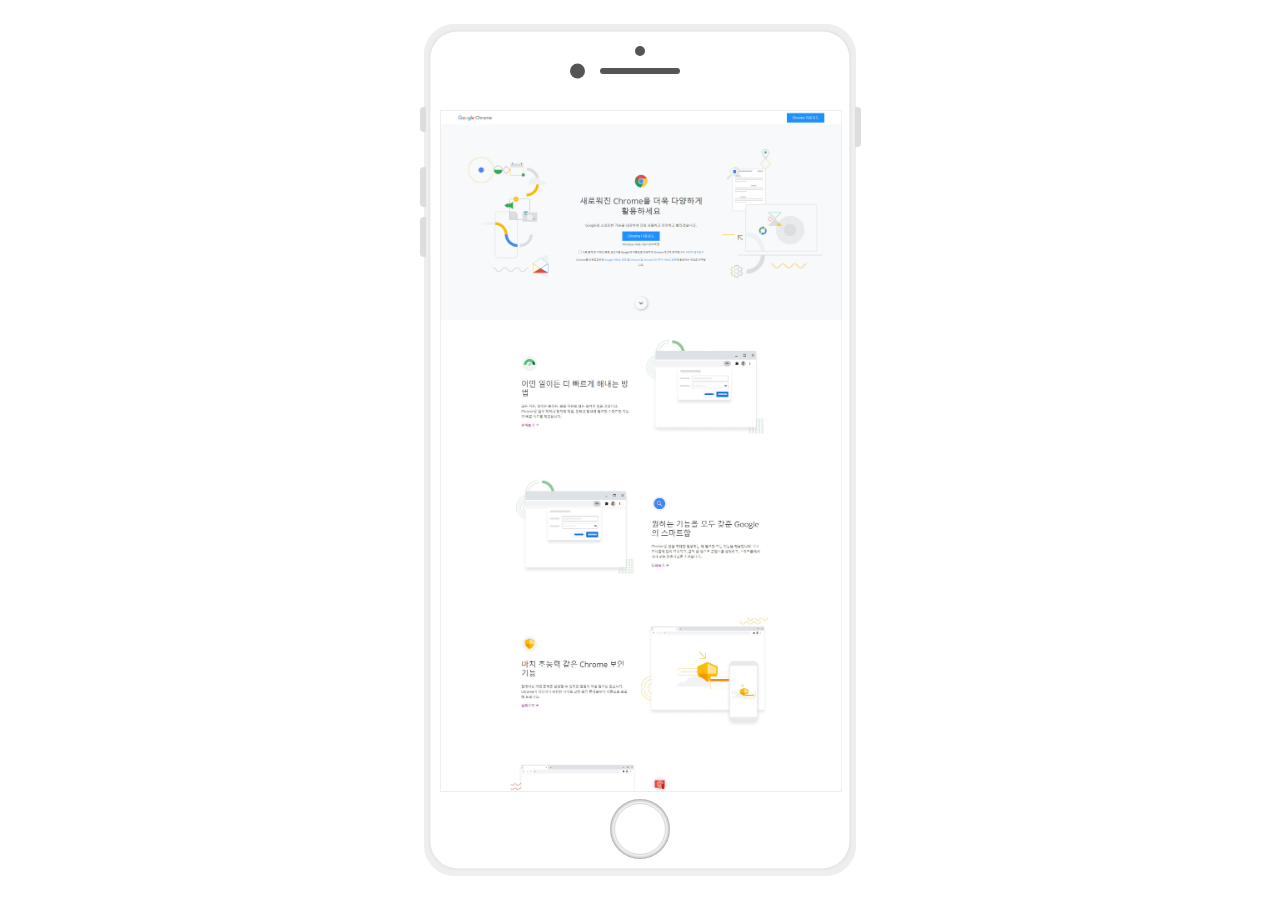
<file: html/web-portfolio-01-mobile.html>
<!DOCTYPE html>
<html lang="ko">
<head>
  <meta charset="UTF-8">
  <title>Mobile Mockup - web-portfolio-01</title>
  <link rel="stylesheet" href="mobile-mockup.css">
</head>
<body>
 
  <!-- Mockup Start -->
  <div class="mockup">
    <div class="mobile-mockup">
      <!-- Content Here -->
      <div class="iframe-url">
        <iframe src="web-portfolio-01.html" frameborder="0"></iframe>
      </div>
      <!-- Content Here -->
      <div class="home-btn"></div>
      <div class="camera">
        <span></span>
        <span></span>
        <span></span>
      </div>
      <div class="volume">
        <span></span>
        <span></span>
        <span></span>
      </div>
      <div class="power">
        <span></span>
      </div>
    </div>
  </div>
  <!-- Mockup End -->
  
</body>
</html>
</file>
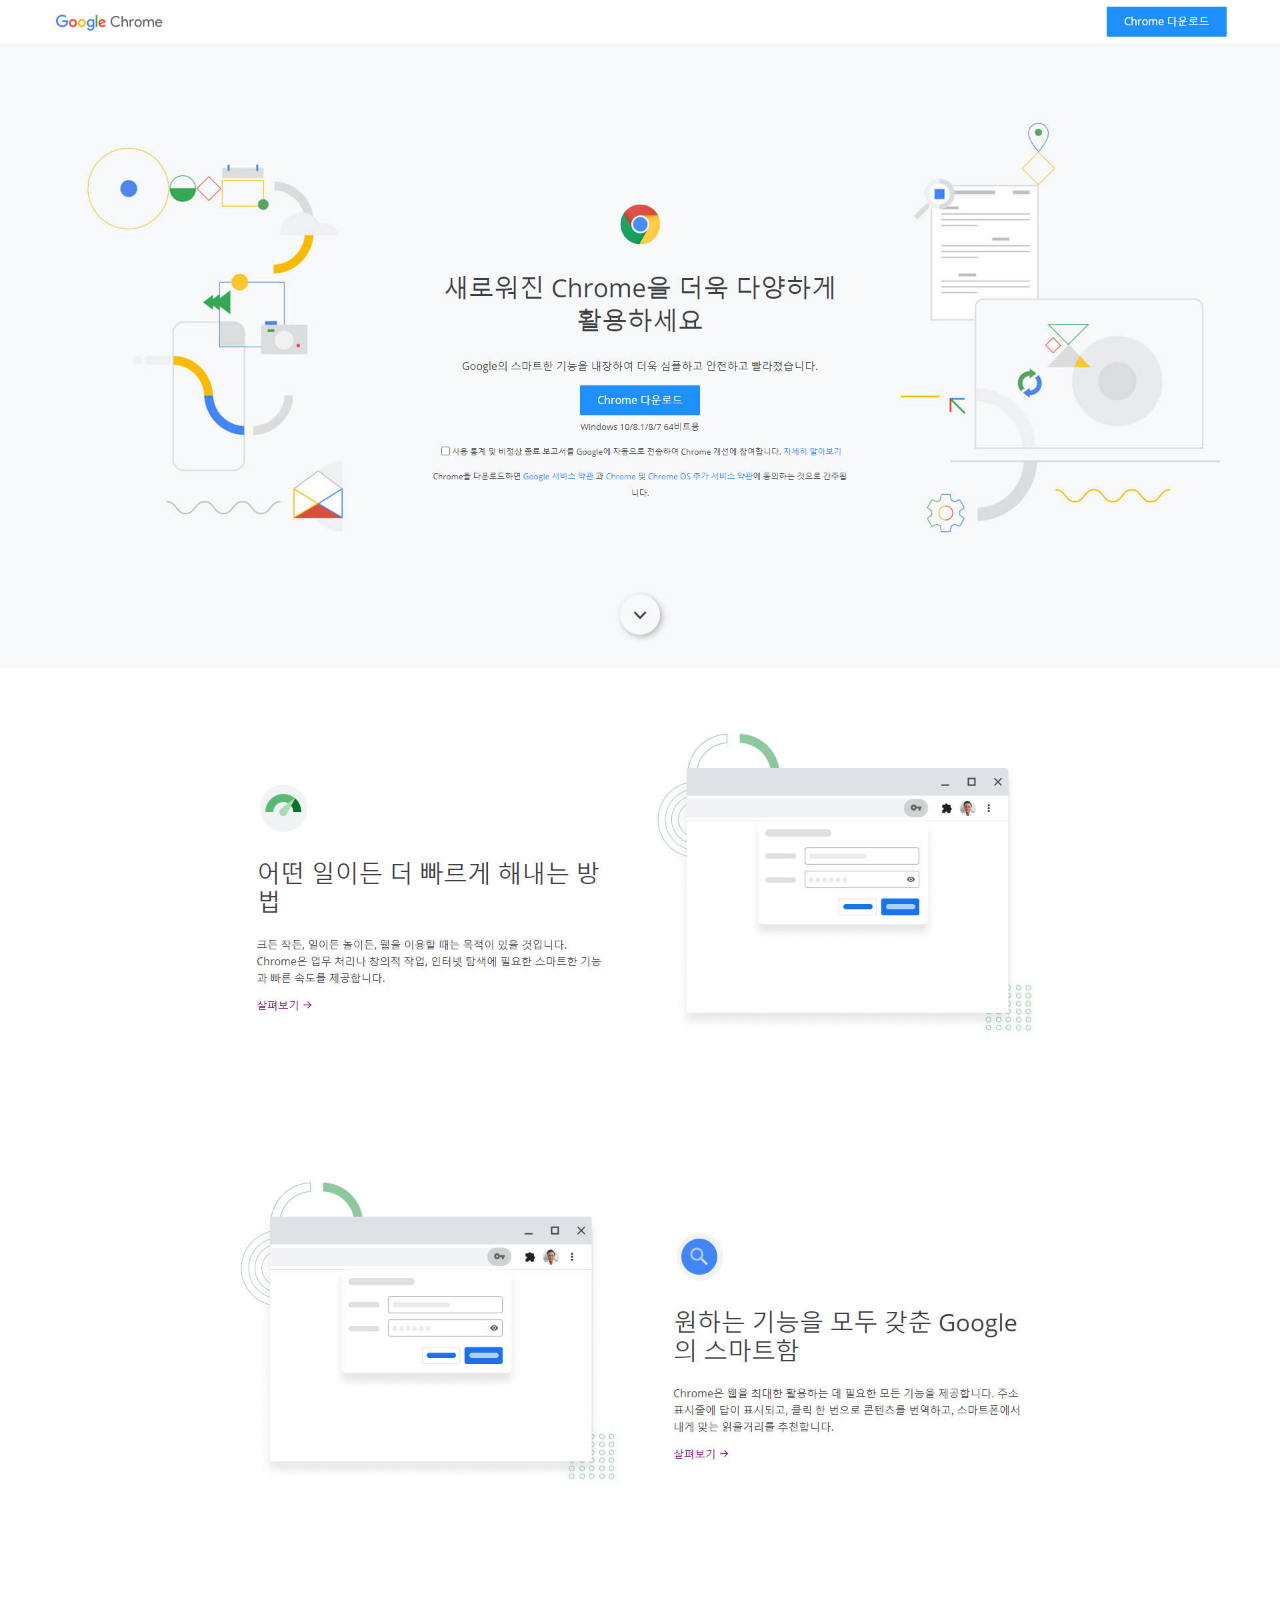
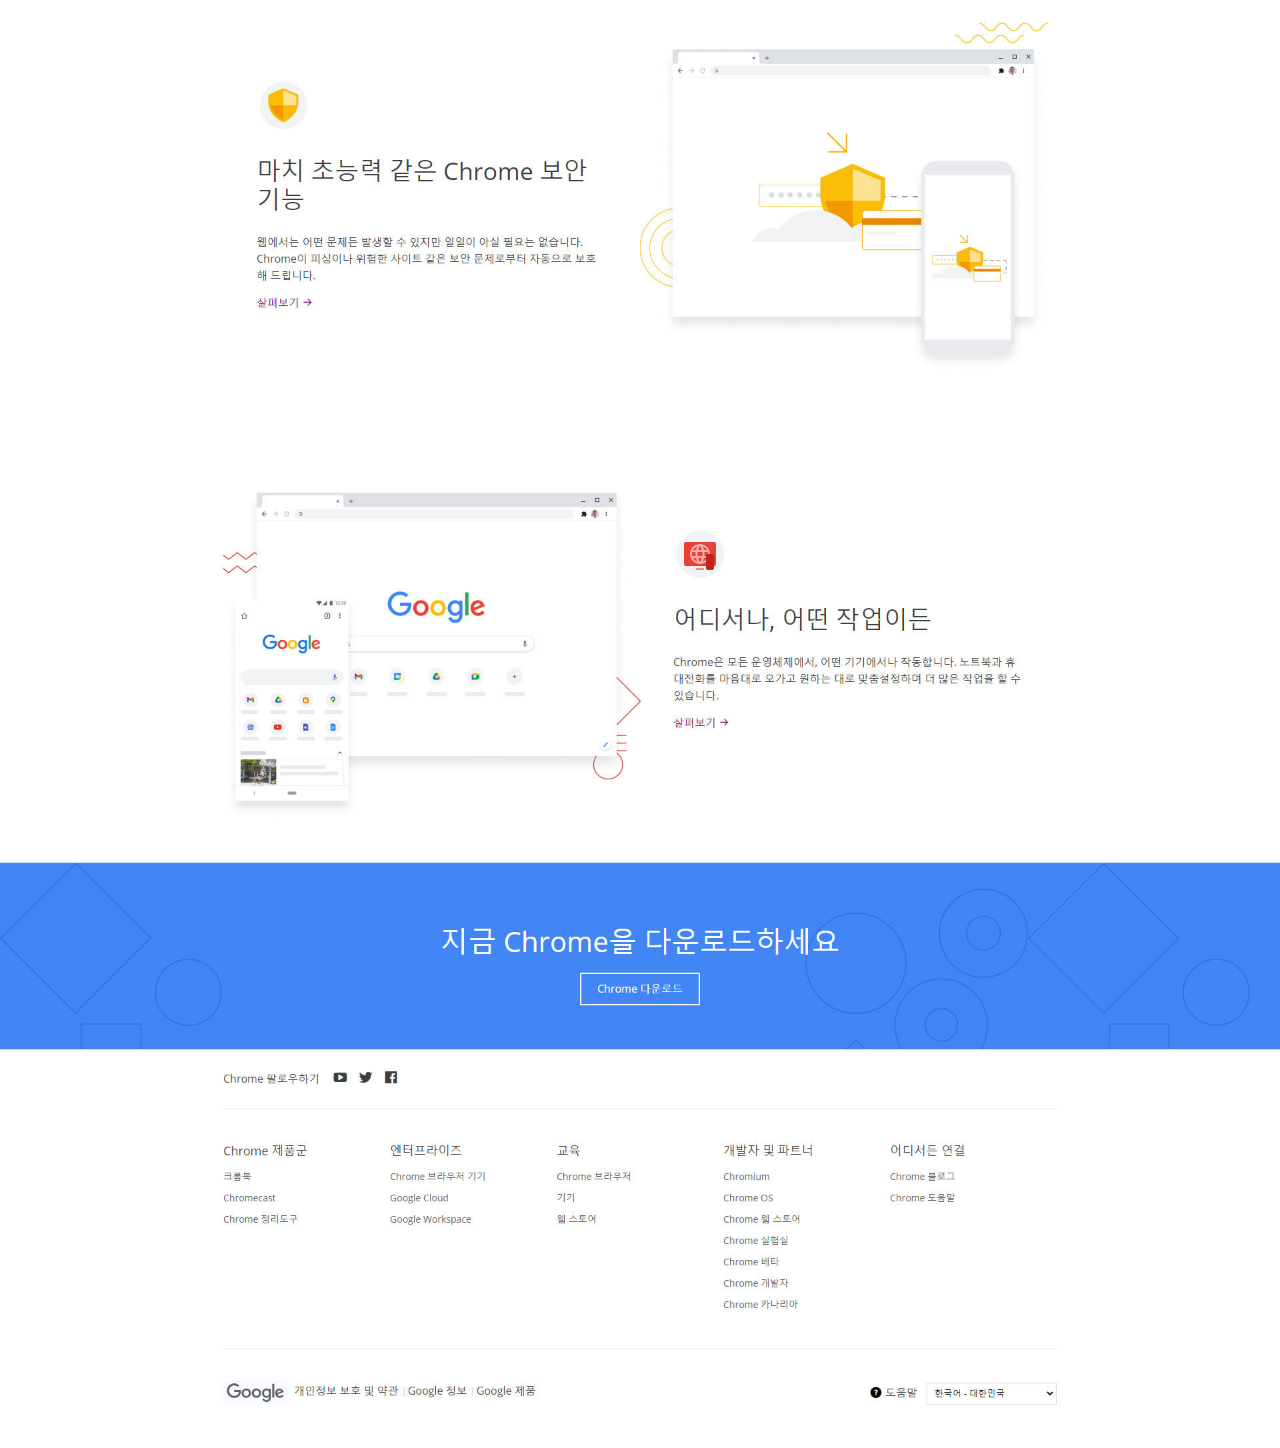
<file: html/web-portfolio-01.html>
<!DOCTYPE html>
<html lang="ko">
<head>
  <meta charset="UTF-8">
  <meta http-equiv="X-UA-Compatible" content="IE=edge">
  <meta name="viewport" content="width=device-width, initial-scale=1.0">
  <title>web-portfolio-01</title>
  <style>
    body {
      margin: 0;
    }
    img {
      width: 100%;
    }
  </style>
</head>
<body>

  <img src="../images/web-portfolio-01.jpg">
  
</body>
</html>
</file>
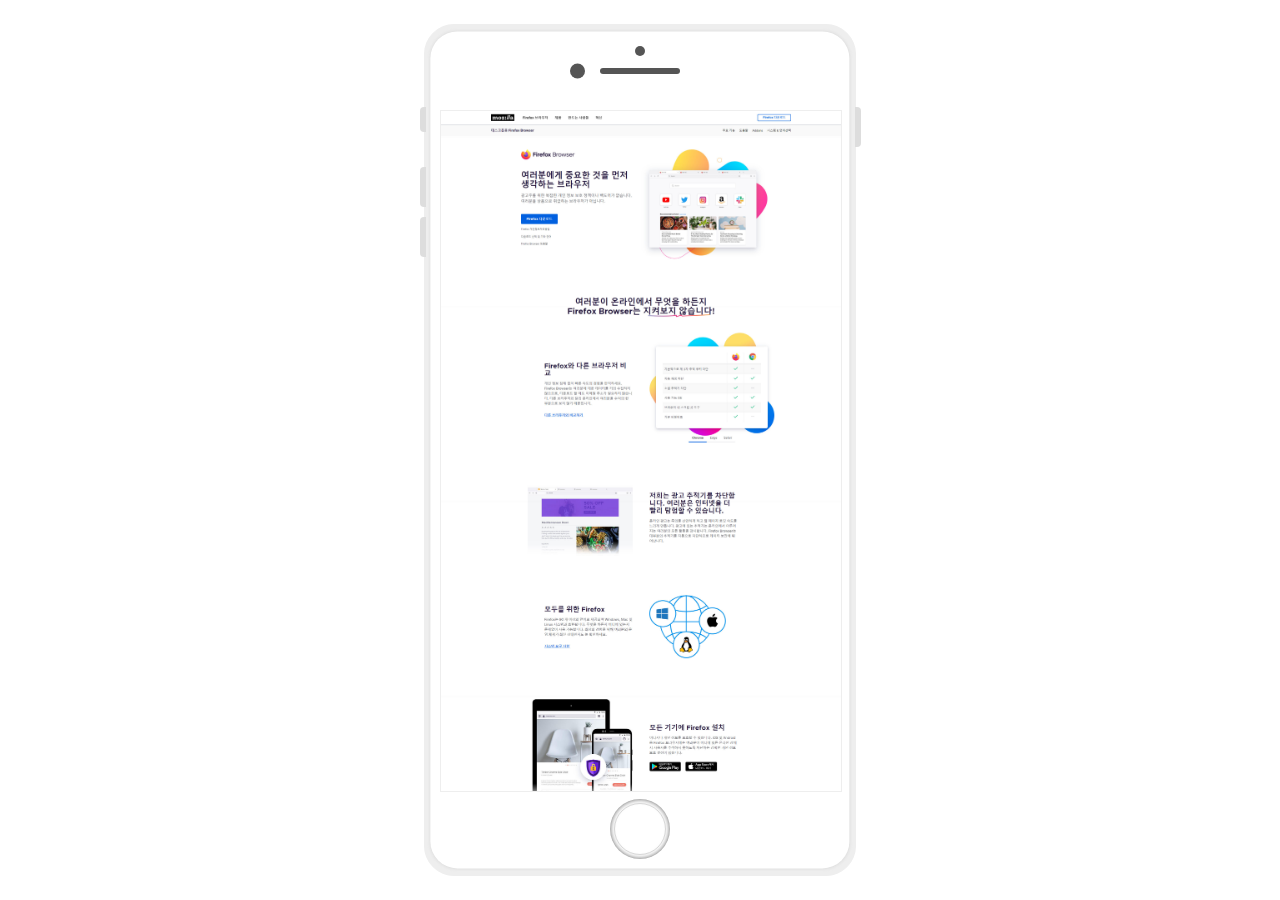
<file: html/web-portfolio-02-mobile.html>
<!DOCTYPE html>
<html lang="ko">
<head>
  <meta charset="UTF-8">
  <title>Mobile Mockup - web-portfolio-02</title>
  <link rel="stylesheet" href="mobile-mockup.css">
</head>
<body>
 
  <!-- Mockup Start -->
  <div class="mockup">
    <div class="mobile-mockup">
      <!-- Content Here -->
      <div class="iframe-url">
        <iframe src="web-portfolio-02.html" frameborder="0"></iframe>
      </div>
      <!-- Content Here -->
      <div class="home-btn"></div>
      <div class="camera">
        <span></span>
        <span></span>
        <span></span>
      </div>
      <div class="volume">
        <span></span>
        <span></span>
        <span></span>
      </div>
      <div class="power">
        <span></span>
      </div>
    </div>
  </div>
  <!-- Mockup End -->
  
</body>
</html>
</file>
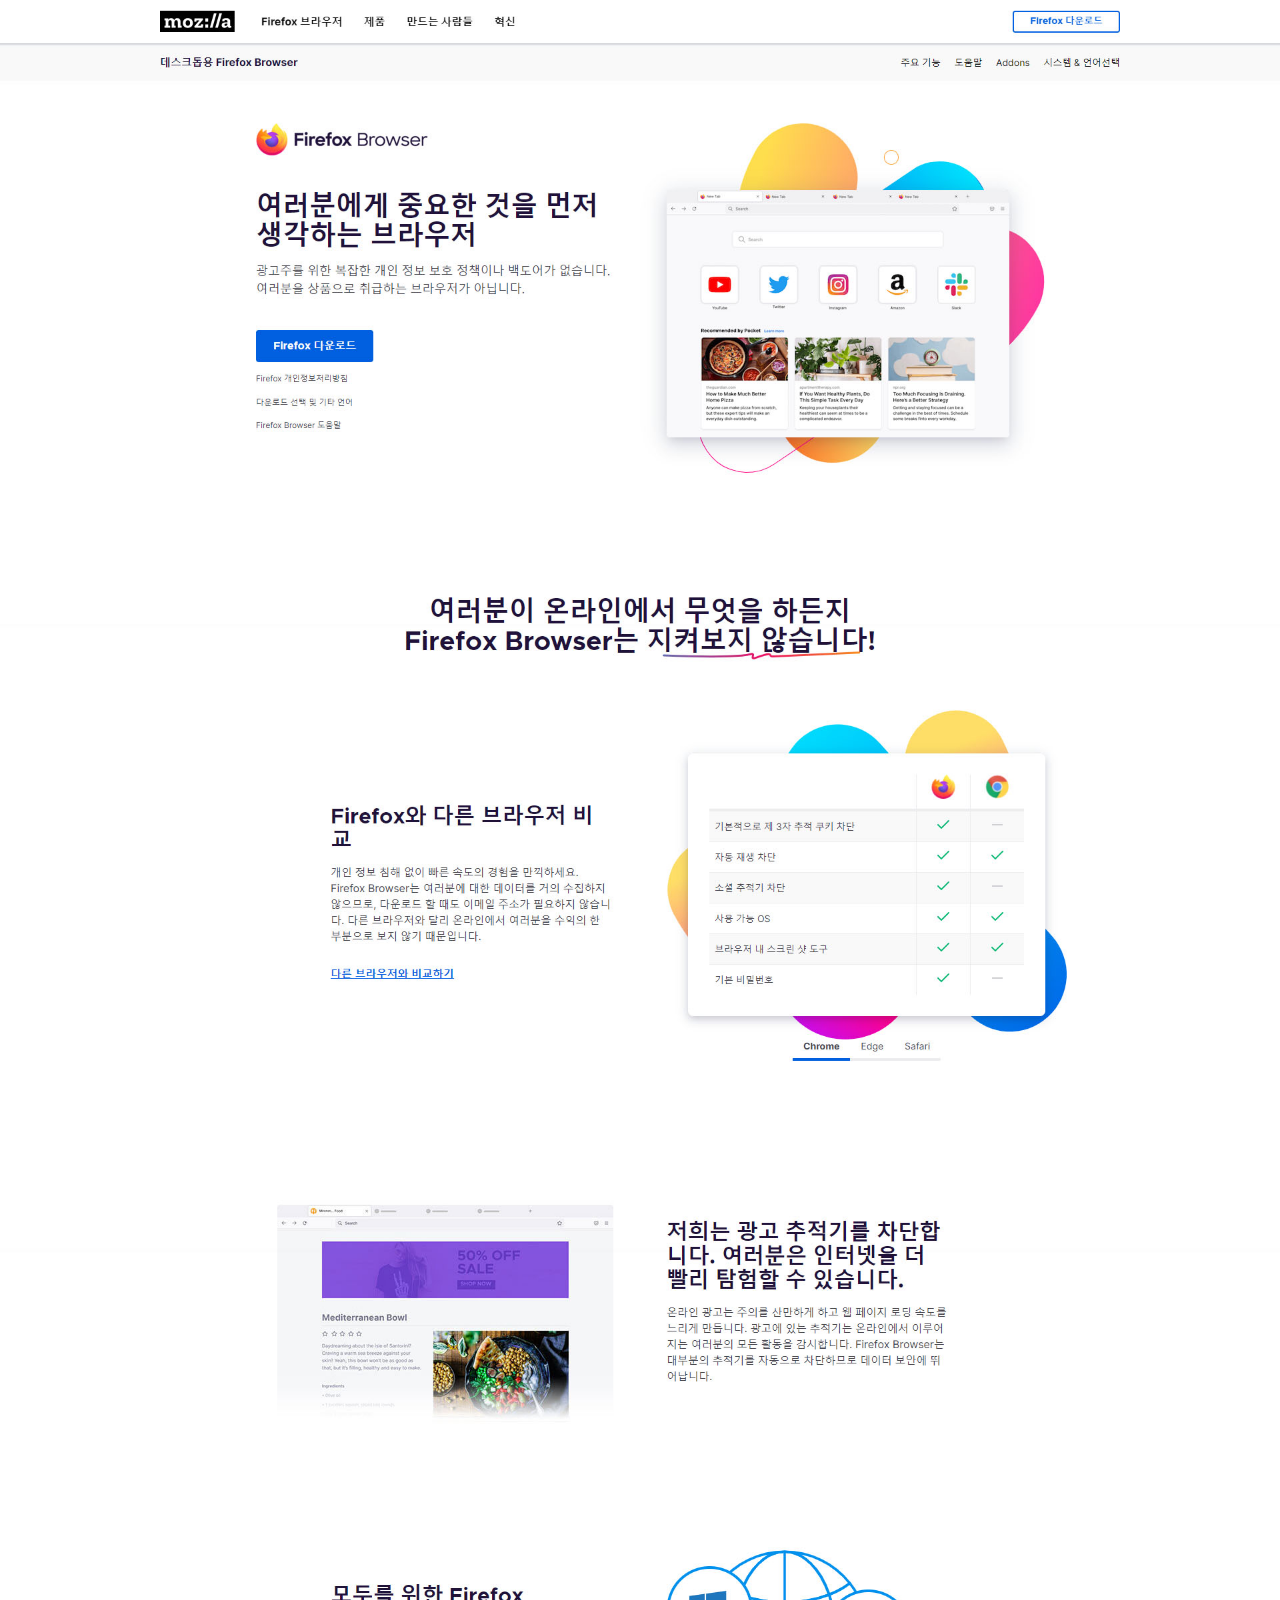
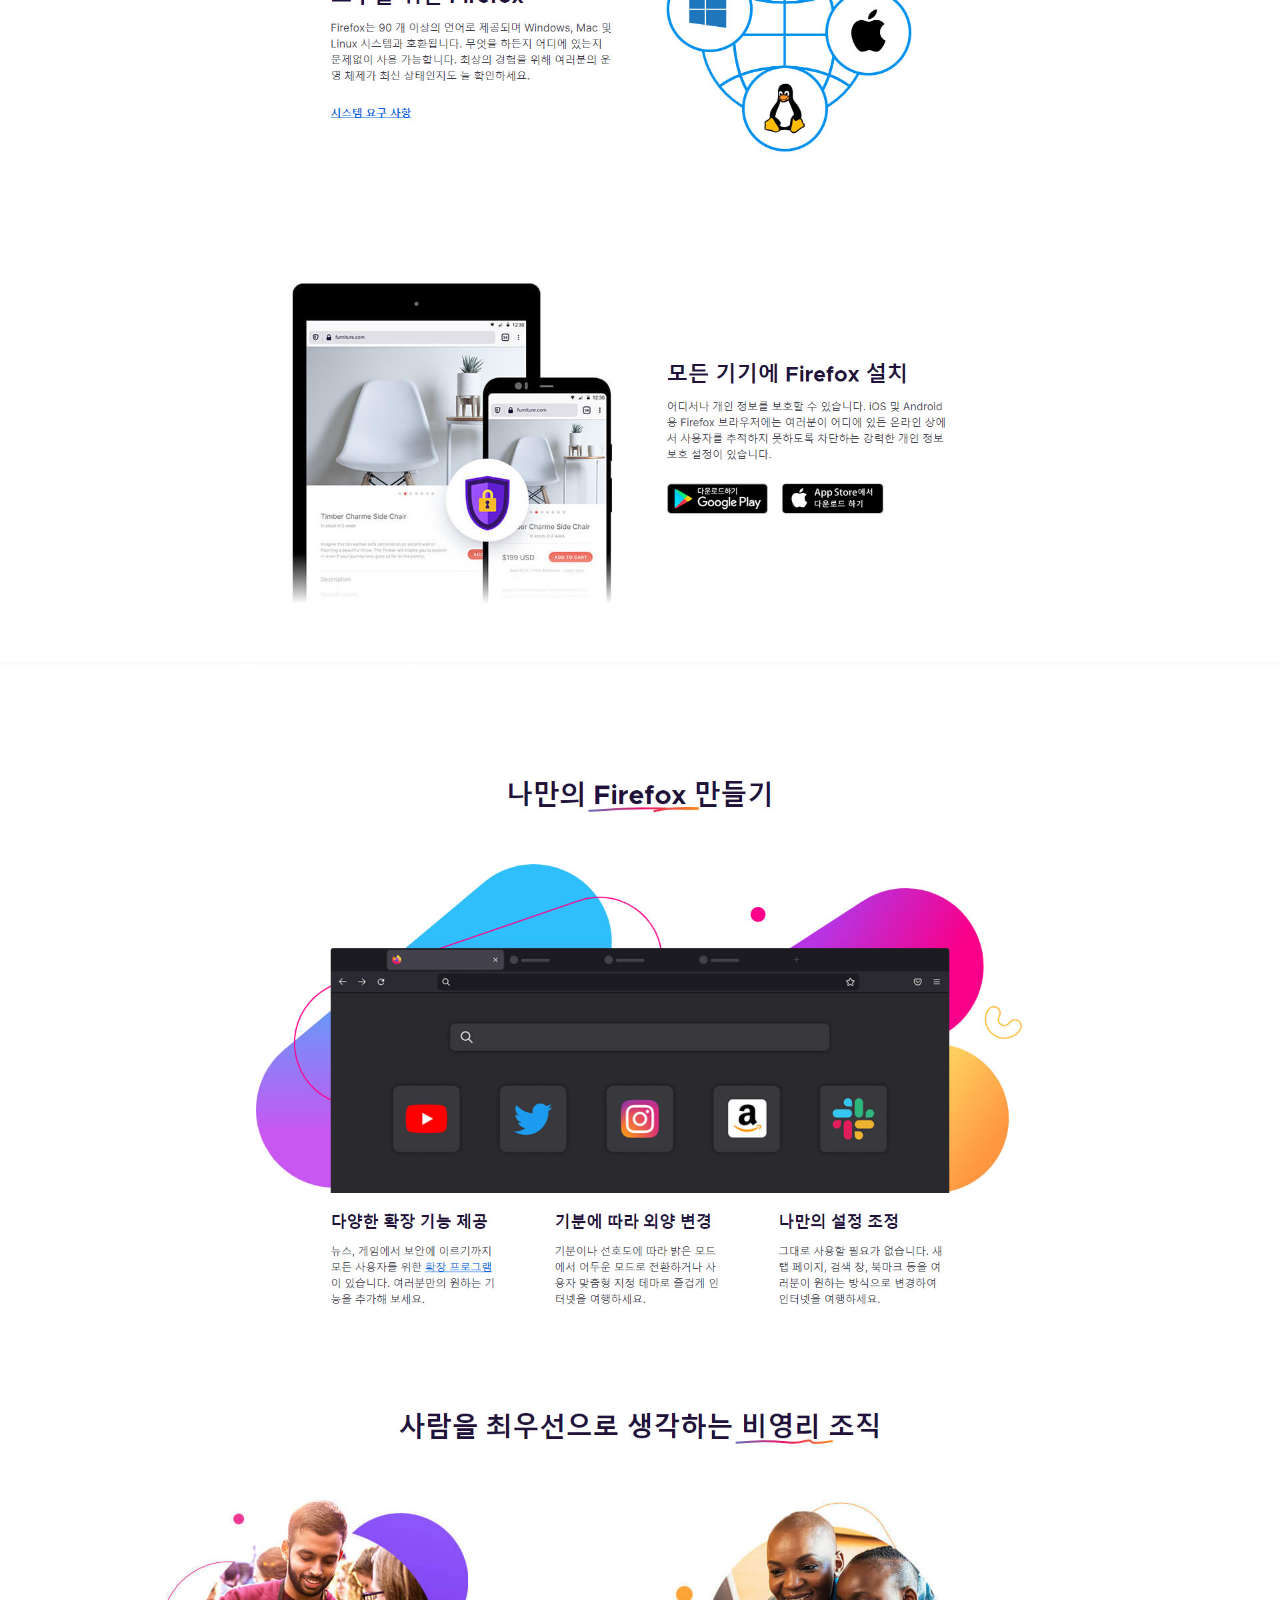
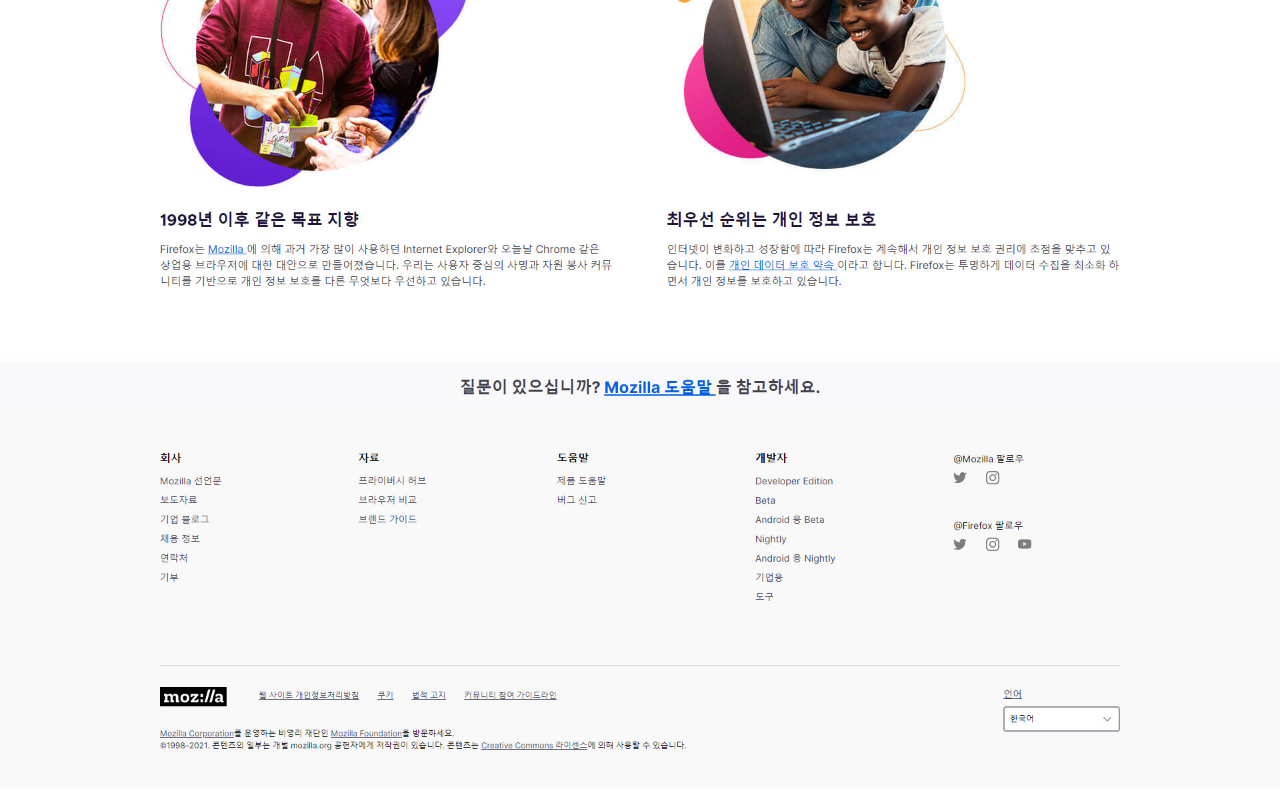
<file: html/web-portfolio-02.html>
<!DOCTYPE html>
<html lang="ko">
<head>
  <meta charset="UTF-8">
  <meta http-equiv="X-UA-Compatible" content="IE=edge">
  <meta name="viewport" content="width=device-width, initial-scale=1.0">
  <title>web-portfolio-02</title>
  <style>
    body {
      margin: 0;
    }
    img {
      width: 100%;
    }
  </style>
</head>
<body>

  <img src="../images/web-portfolio-02.jpg">
  
</body>
</html>
</file>
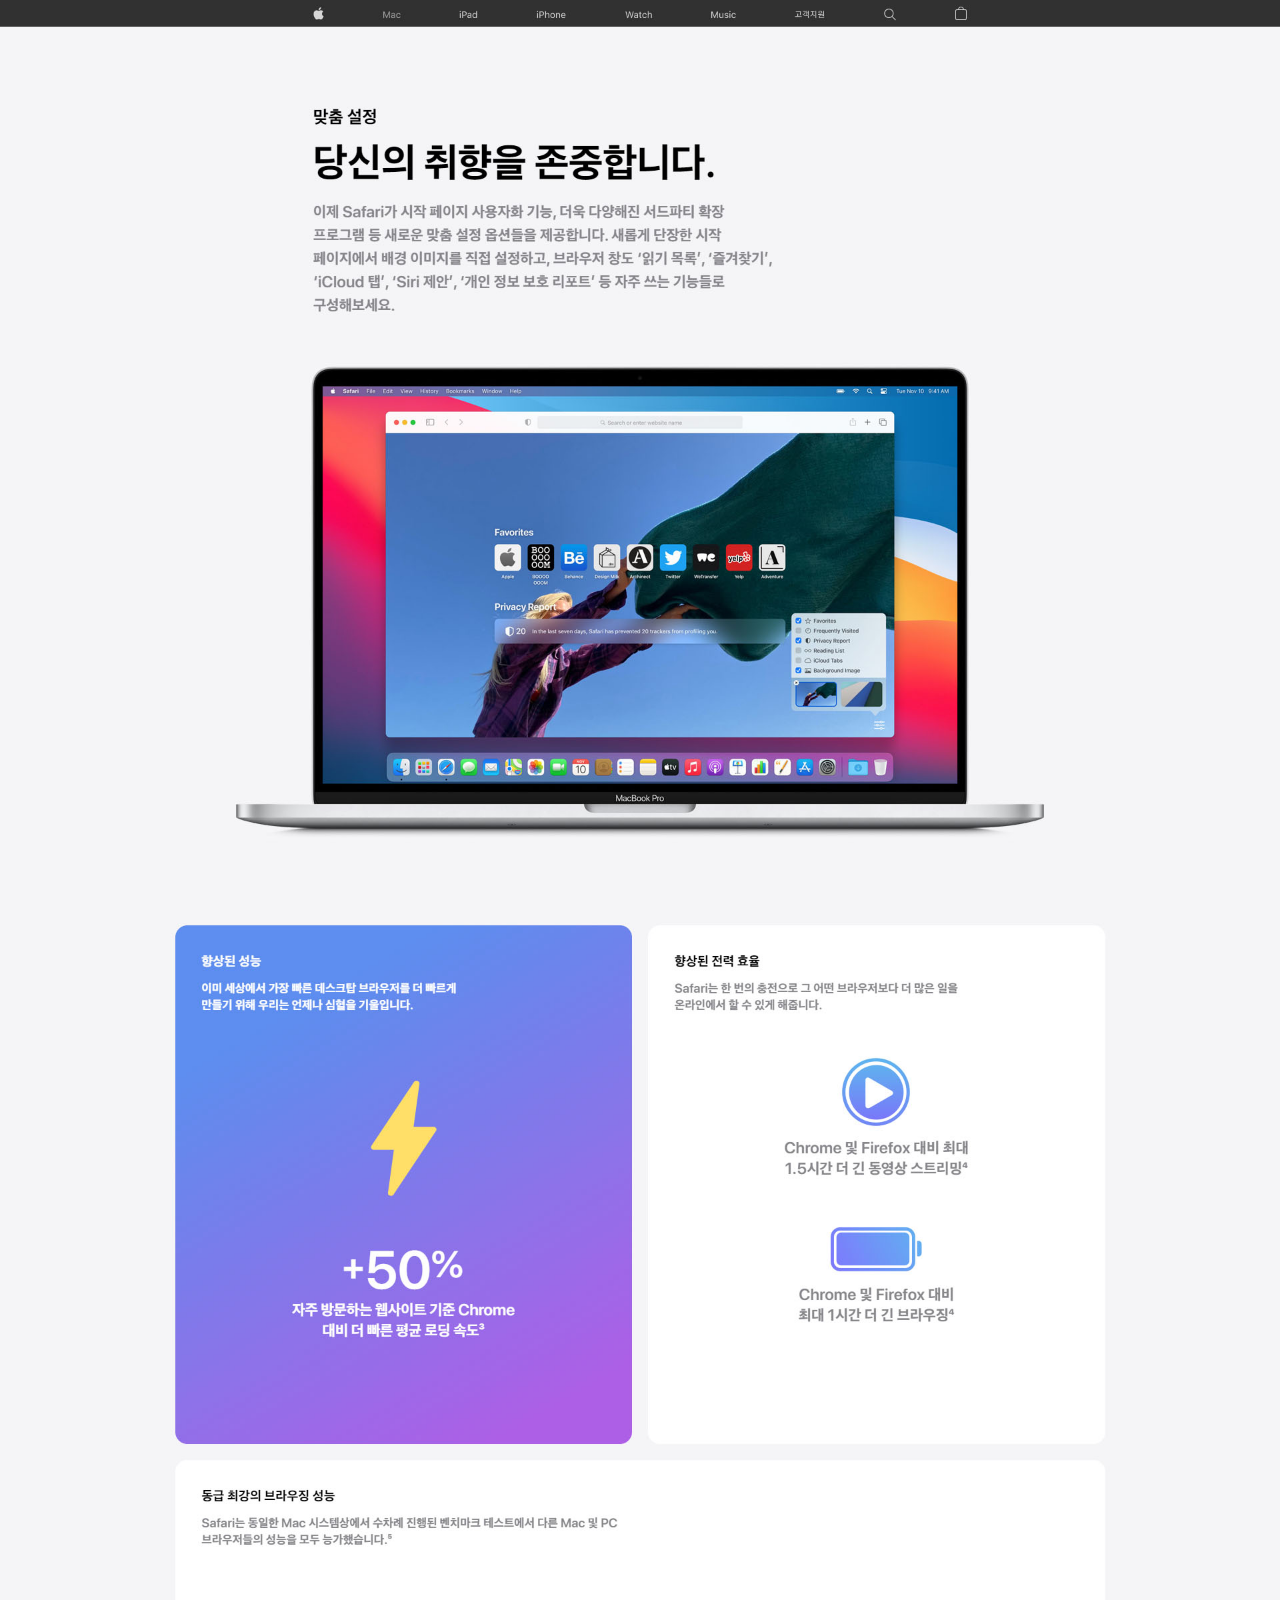
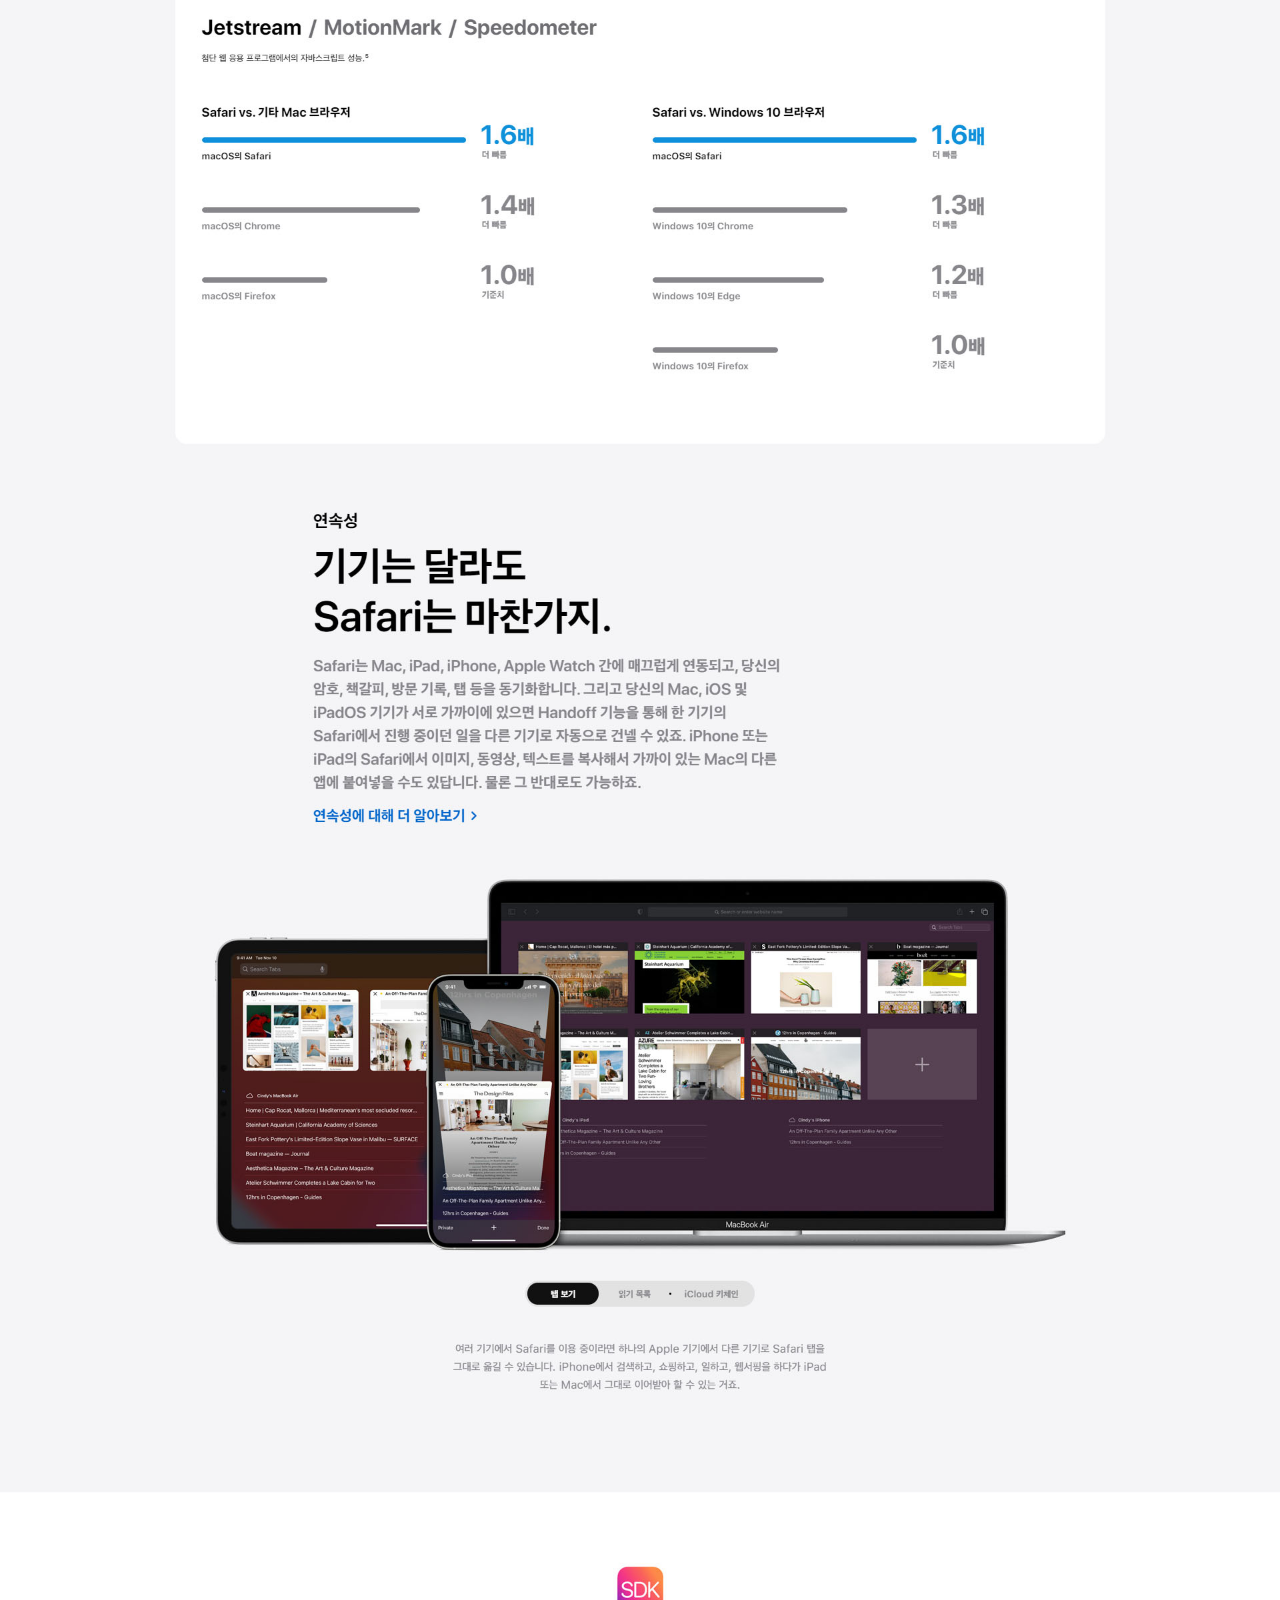
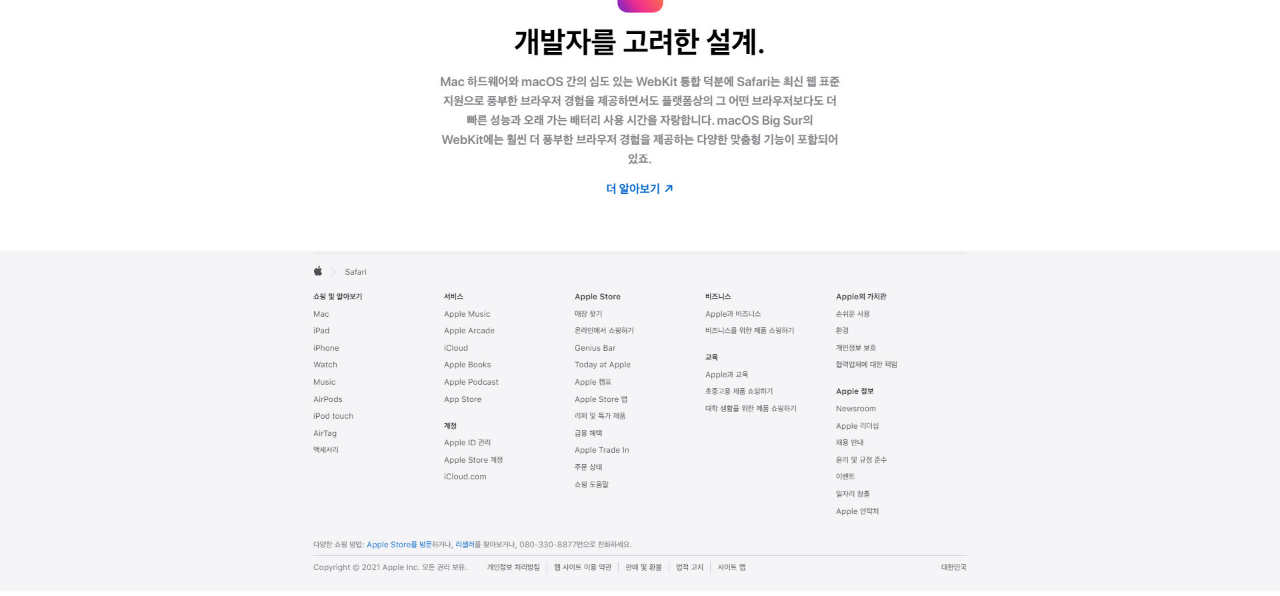
<file: html/web-portfolio-03.html>
<!DOCTYPE html>
<html lang="ko">
<head>
  <meta charset="UTF-8">
  <meta http-equiv="X-UA-Compatible" content="IE=edge">
  <meta name="viewport" content="width=device-width, initial-scale=1.0">
  <title>web-portfolio-03</title>
  <style>
    body {
      margin: 0;
    }
    img {
      width: 100%;
    }
  </style>
</head>
<body>

  <img src="../images/web-portfolio-03.jpg">
  
</body>
</html>
</file>
<file: html/mobile-mockup.css>
/* CSS Mobile Mockup */

/* ▼ 아래 Mockup CSS는 수강생 본인이 직접 꼭! 만들어 보시기를 권합니다. */

.mockup {
  position: absolute;
  top: 50%;
  left: 50%;
  transform: translate(-50%, -50%);
}
.mobile-mockup {
  border: 1px solid #eee;
  width: 430px;
  height: 850px;
  position: relative;
  border-radius: 30px;
  background-color: #eee;
}
.mobile-mockup:before {
  content: '';
  position: absolute;
  width: 97.5%;
  height: 98.5%;
  border-radius: 27px;
  box-shadow: 0 0 3px rgba(178, 178, 178, 0.29);
  top: 50%;
  left: 50%;
  transform: translate(-50%, -50%);
  background-color: #fff;
}
.iframe-url {
  /*border: 1px solid red;*/
  position: absolute;
  width: 400px;
  height: 680px;
  position: absolute;
  top: 50%;
  left: 50%;
  transform: translate(-50%, -50%);
}
.home-btn {
  border: 1px solid #ddd;
  width: 50px;
  height: 50px;
  position: absolute;
  bottom: 20px;
  border-radius: 50%;
  left: 50%;
  transform: translateX(-50%);
}
.home-btn:before {
  content: '';
  width: 60px;
  height: 60px;
  position: absolute;
  top: 50%;
  left: 50%;
  transform: translate(-50%, -50%);
  box-shadow: 0 0 5px #606060 inset;
  border-radius: 50%;
}
.camera {
  position: absolute;
  width: 400px;
  height: 70px;
  top: 11px;
  left: 50%;
  transform: translateX(-50%);
}
.camera span {
  position: absolute;
  background-color: #555;
}
.camera span:nth-child(1) {
  width: 80px;
  height: 6px;
  border-radius: 10px;
  top: 50%;
  left: 50%;
  transform: translate(-50%, -50%);
}
.camera span:nth-child(2) {
  width: 10px;
  height: 10px;
  border-radius: 50%;
  left: 50%;
  transform: translateX(-50%);
  top: 10px;
}
.camera span:nth-child(3) {
  width: 15px;
  height: 15px;
  border-radius: 50%;
  top: 50%;
  transform: translateY(-50%);
  left: 130px;
}
.volume {
/*  border: 1px solid red;*/
  position: absolute;
  width: 6px;
  height: 150px;
  right: calc(100% - 1px);
  top: 82px;
}
.volume span,
.power span {
  background-color: #ddd;
  position: absolute;
  width: 100%;
  height: 40px;
  border-radius: 4px 0 0 4px;
}
.volume span:nth-child(1) {
  top: 0;
  height: 25px;
}
.volume span:nth-child(2) {
  bottom: 50px;
}
.volume span:nth-child(3) {
  bottom: 0;
}
.power {
  /*border: 1px solid red;*/
  position: absolute;
  width: 6px;
  height: 40px;
  top: 82px;
  left: 100%;
}
.power span {
  transform: rotateY(180deg);
}

.iframe-url iframe {
  width: 100%;
  height: 100%;
  border: 1px solid #eee;
}
</file>
